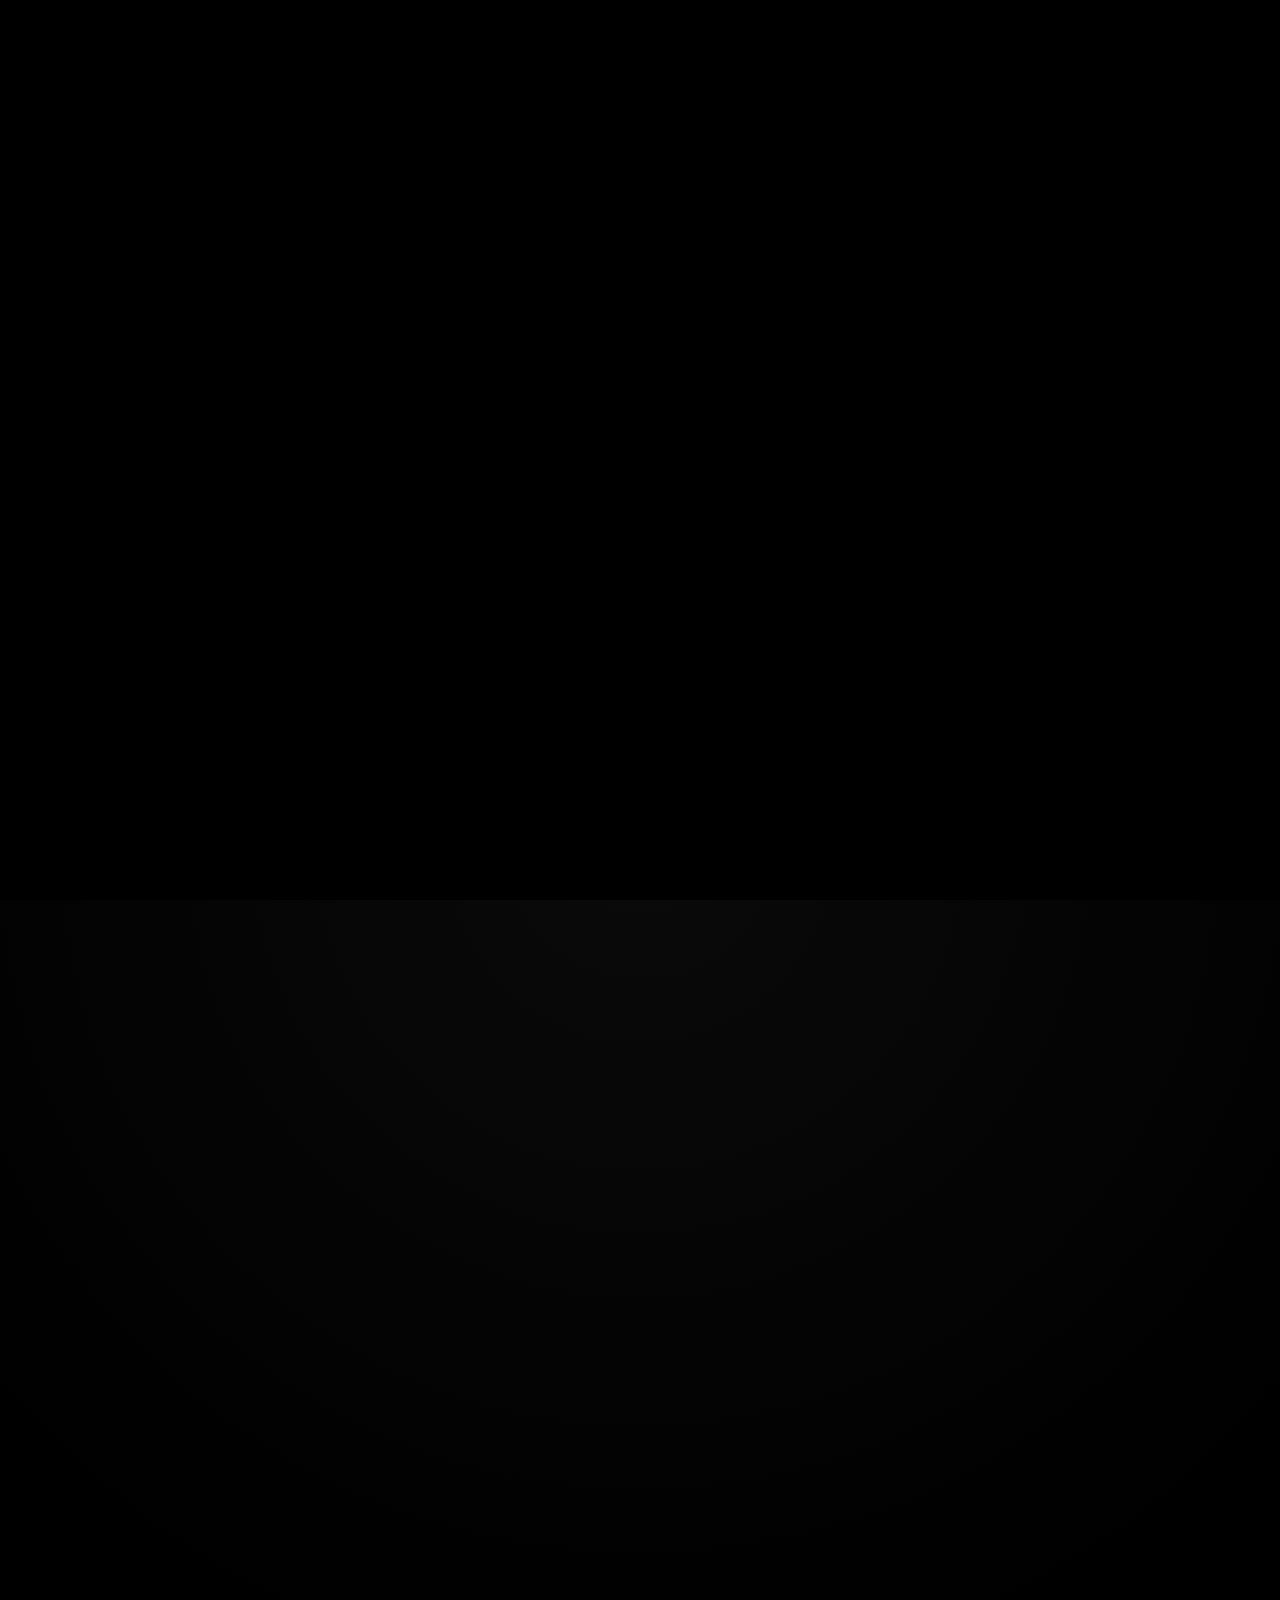
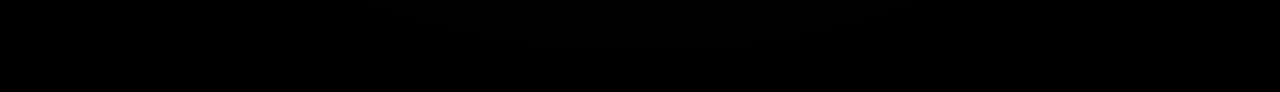
<file: about.html>
<!DOCTYPE html>
<html>

<head>
    <link rel="stylesheet" href="about.css">
    <meta name="viewport" content="width=device-width, initial-scale=1.0">
    <title>About Me - Priyank Jhaveri</title>
</head>

<body>

    <!-- Name animation section -->
    <div class="name-animation">
        <svg width="100%" height="100" viewBox="0 0 1000 150">
            <text x="50%" y="50%" text-anchor="middle">Priyank</text>
        </svg>
    </div>

    <!-- Main content container -->
    <div class="container">
        <div class="about-section">
            <h1>About Me</h1>
            <p>
                Hi, I’m <strong>Priyank Jhaveri</strong>, a passionate software developer and engineer with a strong
                foundation in Computer Science and Mathematics. I enjoy solving complex problems and building impactful
                applications. My journey has been fueled by my love for research, algorithms, and software architecture.
            </p>

            <h2>My Background</h2>
            <p>
                I'm pursuing Engineering from a top-tier institute where I've honed my technical skills. My expertise
                includes Python, JavaScript, and modern frameworks. I’ve worked extensively with backend technologies
                and have a knack for optimizing system performance.
            </p>

            <h2>Professional Links</h2>
            <div class="links">
                <a href="https://github.com/SuperJPcoder" target="_blank">GitHub</a>
                <a href="https://www.linkedin.com/in/priyank-jhaveri7/" target="_blank">LinkedIn</a>
                <a href="https://bit.ly/Priyank_J_Resume" target="_blank">Resume</a>
            </div>

            <h2>My Interests</h2>
            <p>
                I’m deeply interested in AI/ML, system design, and exploring new technologies. When I’m not coding,
                you’ll probably find me exploring philosophical ideas, reading about science, or solving math puzzles.
            </p>
        </div>
    </div>

    <!-- Spacebar navigation text -->
    <div id="spacebar-text" class="hidden">Press SPACEBAR to return to navigation.</div>

    <script src="about.js"></script>
</body>

</html>
</file>
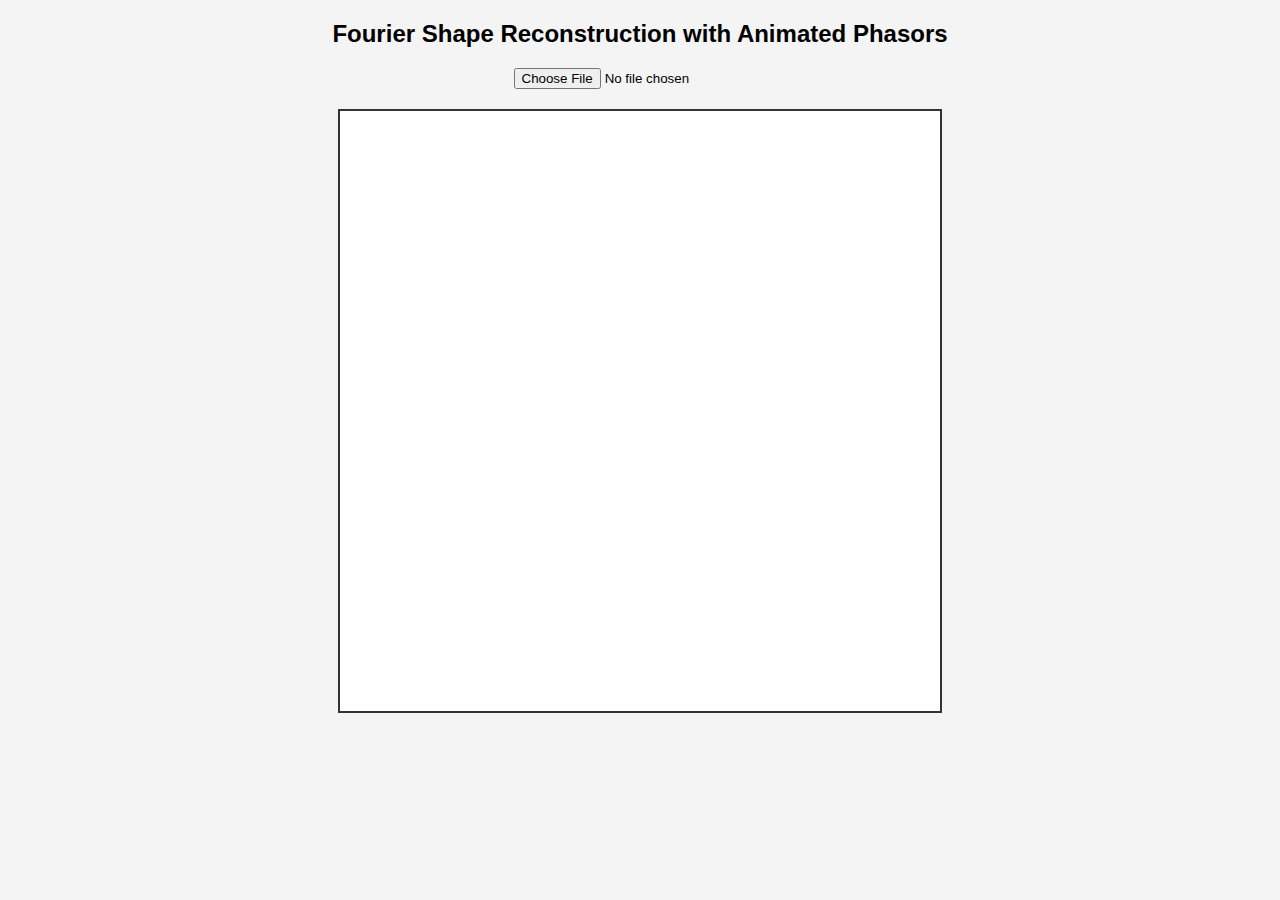
<file: indexx.html>
<!DOCTYPE html>
<html>
<head>
  <meta charset="UTF-8">
  <meta name="viewport" content="width=device-width, initial-scale=1.0">
  <title>Fourier Shape with Animated Phasors</title>
  <style>
    body {
      font-family: Arial, sans-serif;
      margin: 20px;
      background-color: #f4f4f4;
      text-align: center;
    }
    h2 {
      margin-bottom: 10px;
    }
    canvas {
      border: 2px solid #333;
      margin-top: 20px;
      background-color: #fff;
    }
    input[type="file"] {
      margin-top: 10px;
    }
  </style>
</head>
<body>
  <h2>Fourier Shape Reconstruction with Animated Phasors</h2>
  <input type="file" id="fileInput" accept=".txt">
  <br>
  <canvas id="shapeCanvas" width="600" height="600"></canvas>
  <script>
    document.getElementById("fileInput").addEventListener("change", handleFile)
    let xCoeffs = []
    let yCoeffs = []
    let nPoints = 500
    let time = 0
    let dt = (2 * Math.PI) / nPoints
    let path = []
    let scale = 1
    let offsetX = 0
    let offsetY = 0
    let canvas = document.getElementById("shapeCanvas")
    let ctx = canvas.getContext("2d")
    let animationComplete = false
    function handleFile(evt) {
      const file = evt.target.files[0]
      if (!file) { alert("Please select a valid fourier_P.txt file."); return }
      let reader = new FileReader()
      reader.onload = function(e) { processFile(e.target.result) }
      reader.readAsText(file)
    }
    function processFile(content) {
      let lines = content.split("\n").map(l => l.trim()).filter(l => l.length > 0)
      xCoeffs = []
      yCoeffs = []
      for (let i = 2; i < lines.length; i += 4) {
        if (lines[i].includes("X: Magnitude") && lines[i+1].includes("Y: Magnitude")) {
          let partsX = lines[i].split("=")
          let partsY = lines[i+1].split("=")
          let xMag = parseFloat(partsX[1].split(",")[0].trim())
          let xPhase = parseFloat(partsX[2].trim())
          let yMag = parseFloat(partsY[1].split(",")[0].trim())
          let yPhase = parseFloat(partsY[2].trim())
          xCoeffs.push({real: xMag * Math.cos(xPhase), imag: xMag * Math.sin(xPhase)})
          yCoeffs.push({real: yMag * Math.cos(yPhase), imag: yMag * Math.sin(yPhase)})
        }
      }
      let tValues = linspace(0, 2 * Math.PI, nPoints)
      let xVals = []
      let yVals = []
      for (let j = 0; j < tValues.length; j++) {
        let sumX = 0
        let sumY = 0
        for (let i = 0; i < xCoeffs.length; i++) {
          let angle = i * tValues[j]
          sumX += xCoeffs[i].real * Math.cos(angle) - xCoeffs[i].imag * Math.sin(angle)
          sumY += yCoeffs[i].real * Math.cos(angle) - yCoeffs[i].imag * Math.sin(angle)
        }
        xVals.push(sumX)
        yVals.push(sumY)
      }
      let minX = Math.min(...xVals)
      let maxX = Math.max(...xVals)
      let minY = Math.min(...yVals)
      let maxY = Math.max(...yVals)
      let scaleX = canvas.width * 0.8 / (maxX - minX)
      let scaleY = canvas.height * 0.8 / (maxY - minY)
      scale = Math.min(scaleX, scaleY)
      offsetX = canvas.width / 2 - ((minX + maxX) / 2) * scale
      offsetY = canvas.height / 2 + ((minY + maxY) / 2) * scale
      path = []
      time = 0
      animationComplete = false
      animate()
    }
    function linspace(start, end, num) {
      let arr = []
      let step = (end - start) / (num - 1)
      for (let i = 0; i < num; i++) { arr.push(start + i * step) }
      return arr
    }
    function animate() {
      ctx.clearRect(0, 0, canvas.width, canvas.height)
      let currentX = 0
      let currentY = 0
      let baseX = offsetX
      let baseY = offsetY
      if (!animationComplete) {
        for (let i = 0; i < xCoeffs.length; i++) {
          let prevX = currentX
          let prevY = currentY
          let angle = i * time
          let dx = xCoeffs[i].real * Math.cos(angle) - xCoeffs[i].imag * Math.sin(angle)
          let dy = yCoeffs[i].real * Math.cos(angle) - yCoeffs[i].imag * Math.sin(angle)
          currentX += dx
          currentY += dy
          let rX = Math.sqrt(xCoeffs[i].real * xCoeffs[i].real + xCoeffs[i].imag * xCoeffs[i].imag)
          let rY = Math.sqrt(yCoeffs[i].real * yCoeffs[i].real + yCoeffs[i].imag * yCoeffs[i].imag)
          let r = Math.sqrt(rX * rX + rY * rY)
          ctx.beginPath()
          ctx.arc(baseX + prevX * scale, baseY - prevY * scale, r * scale, 0, 2 * Math.PI)
          ctx.strokeStyle = "rgba(153, 153, 153, 0.3)"
          ctx.lineWidth = 1
          ctx.stroke()
          ctx.beginPath()
          ctx.moveTo(baseX + prevX * scale, baseY - prevY * scale)
          ctx.lineTo(baseX + currentX * scale, baseY - currentY * scale)
          ctx.strokeStyle = "#ff5733"
          ctx.lineWidth = 2
          ctx.stroke()
        }
      }
      let drawX = baseX + currentX * scale
      let drawY = baseY - currentY * scale
      path.unshift({x: drawX, y: drawY})
      ctx.beginPath()
      for (let i = 0; i < path.length; i++) {
        if (i === 0) { ctx.moveTo(path[i].x, path[i].y) }
        else { ctx.lineTo(path[i].x, path[i].y) }
      }
      ctx.strokeStyle = "#28a745"
      ctx.lineWidth = 2
      ctx.stroke()
      if (!animationComplete) {
        time += dt
        if (time > 2 * Math.PI) {
          animationComplete = true
          time = 2 * Math.PI
          // ✅ Clear only phasors and circles after completion
          setTimeout(() => {
            ctx.clearRect(0, 0, canvas.width, canvas.height)
            ctx.beginPath()
            for (let i = 0; i < path.length; i++) {
              if (i === 0) { ctx.moveTo(path[i].x, path[i].y) }
              else { ctx.lineTo(path[i].x, path[i].y) }
            }
            ctx.strokeStyle = "#28a745"
            ctx.lineWidth = 2
            ctx.stroke()
          }, 50)
        } else {
          requestAnimationFrame(animate)
        }
      }
    }
  </script>
</body>
</html>
</file>
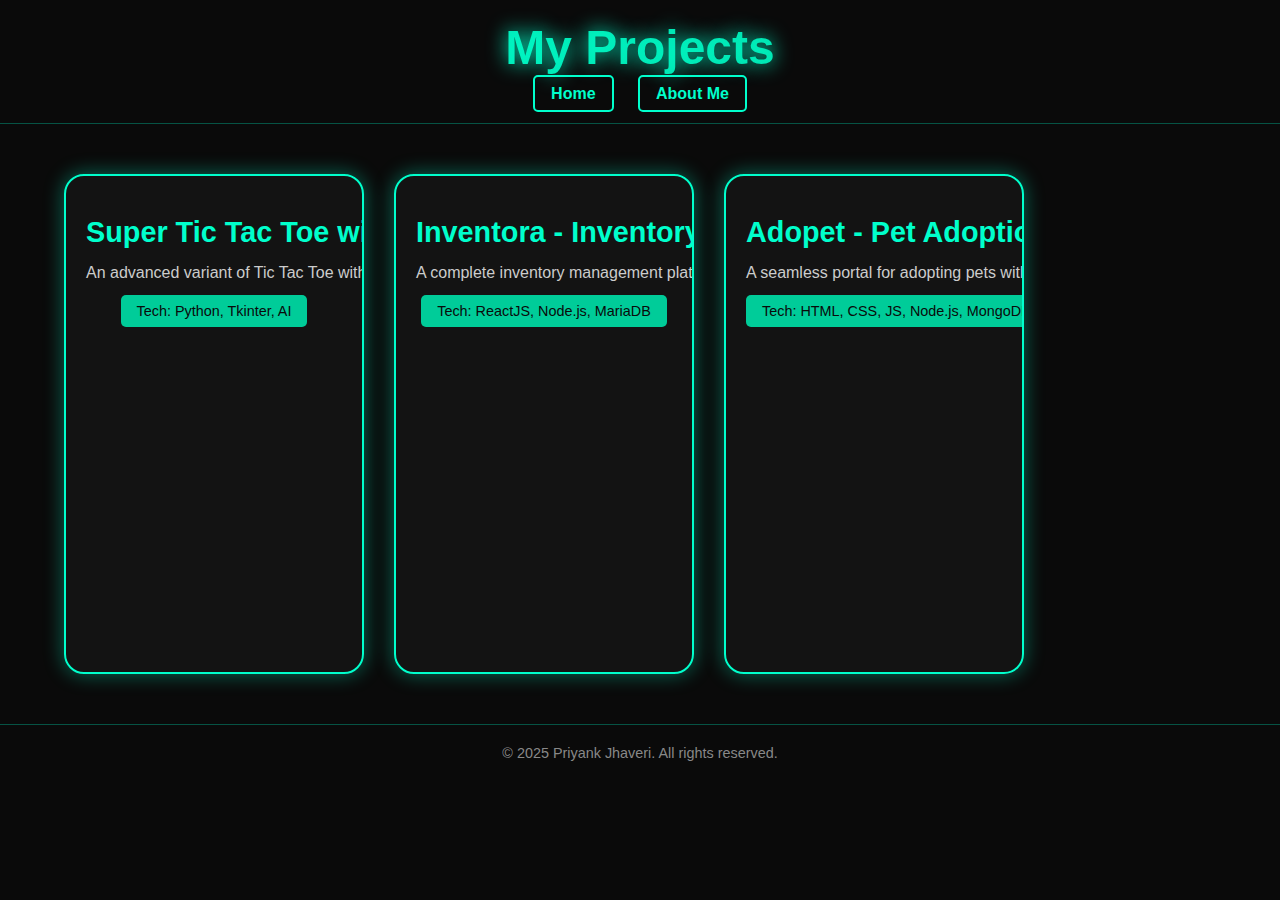
<file: projects.html>
<!DOCTYPE html>
<html lang="en">
<head>
  <meta charset="UTF-8">
  <meta name="viewport" content="width=device-width, initial-scale=1.0">
  <title>Projects - Priyank Jhaveri</title>
  <link rel="stylesheet" href="projects.css">
</head>
<body>
  <header>
    <h1>My Projects</h1>
    <nav>
      <a href="index.html" class="nav-btn">Home</a>
      <a href="about.html" class="nav-btn">About Me</a>
    </nav>
  </header>

  <main>
    <section id="projects-container">
      <div id="projects">
        <div class="project-card" data-url="https://github.com/SuperJPcoder/Ultimate-Tic-Tac-Toe">
          <div class="card-content">
            <h2>Super Tic Tac Toe with AI</h2>
            <p>An advanced variant of Tic Tac Toe with AI-powered decision-making using Minimax and Alpha-Beta Pruning.</p>
            <span class="tech">Tech: Python, Tkinter, AI</span>
          </div>
        </div>

        <div class="project-card" data-url="https://github.com/SuperJPcoder/Inventory-Management-System">
          <div class="card-content">
            <h2>Inventora - Inventory Management System</h2>
            <p>A complete inventory management platform with real-time stock tracking, receipt generation, and data visualization.</p>
            <span class="tech">Tech: ReactJS, Node.js, MariaDB</span>
          </div>
        </div>

        <div class="project-card" data-url="https://github.com/SuperJPcoder/Adopet">
          <div class="card-content">
            <h2>Adopet - Pet Adoption Portal</h2>
            <p>A seamless portal for adopting pets with detailed pet profiles and streamlined adoption processes.</p>
            <span class="tech">Tech: HTML, CSS, JS, Node.js, MongoDB</span>
          </div>
        </div>
      </div>
    </section>
  </main>

  <footer>
    <p>&copy; 2025 Priyank Jhaveri. All rights reserved.</p>
  </footer>

  <script src="projects.js"></script>
</body>
</html>
</file>
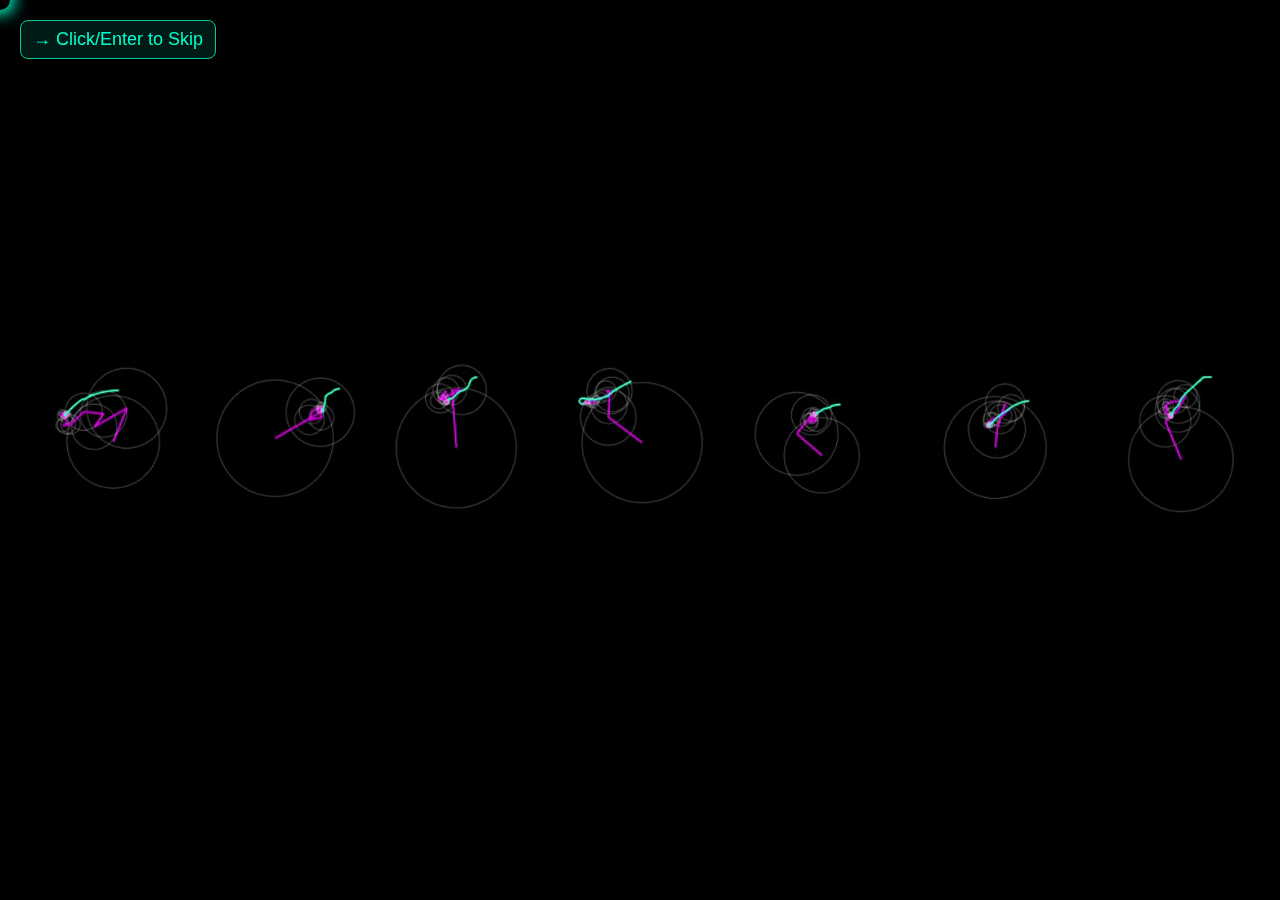
<file: about/about.html>
<!DOCTYPE html>
<html>
<head>
  <link rel="stylesheet" href="about.css">
  <meta name="viewport" content="width=device-width, initial-scale=1.0">
  <title>About Me - Priyank Jhaveri</title>
</head>
<body>
  <div class="custom-cursor"></div>
  <a href="javascript:void(0)" id="skip-button">&#8594; Click/Enter to Skip</a>
  <a href="../landing/landing.html" id="back-button" class="hidden">&#8592; Back</a>
  <div class="video-container">
    <video id="intro-video" autoplay muted playsinline>
      <source src="name-animate.mp4" type="video/mp4">
      Your browser does not support the video tag.
    </video>
  </div>
  <div class="container hidden">
    <div class="about-section">
      <h1>Meet the Legend</h1>
      <p style="font-size: 15px; margin-top: -10px;">#IAmTheMainBranch</p>
      <p>
        I am <strong>Priyank Jhaveri</strong>, a pre-final year student pursuing B. Tech in IT at
        <a href="https://vjti.ac.in" target="_blank">VJTI, Mumbai</a>. I'm passionate about coding, science, math and engineering.
      </p>
      <p>
        I am the student placement coordinator at
        <a href="https://vjti.ac.in/training-and-placement-office/" target="_blank">TPO-VJTI</a> and have served as the Joint
        General Secretary of
        <a href="https://www.instagram.com/coc_vjti" target="_blank">CoC - Community of Coders, VJTI</a>. And for the fun side, I have also been the marketing head at
        <a href="https://www.instagram.com/pratibimbvjti" target="_blank">Pratibimb</a>, VJTI's cultural club.
      </p>
      <p>
        I live the present and enjoy doing the work I take up (questioning my degree lol), making everything much
        easier and fun.
        I love combining things from multiple domains to come up with creative ideas and solutions.
        I think with a high-level view and waaaay out of the box for research, algorithms, and projects.
      </p>
      <p>
        Besides being smart, I'm
        <span id="traits-container">
          <span id="traits">polite</span>
        </span>,
        maintaining a very good rapport with everyone.
      </p>
      <p>
        I’m a leader and a good communicator, confident and speaking up for all. Some actions led me to be called
        <strong>"revolution✊"</strong>
      </p>
      <p>
        Good at time management and planning.
      </p>
      <p>
        I’m into physics, history, and questioning everything—including why I’m into physics and history— & whatever which makes my existence feel a lil less random.
      </p>
      <h2>Things I’m Working to Fix:</h2>
      <ul>
        <li>Adapting super fast to changing environments and learning stuff in a flash</li>
        <li>Thinking less (I’m an overthinker)</li>
      </ul>
    </div>
  </div>
  <script src="about.js"></script>
</body>
</html>
</file>
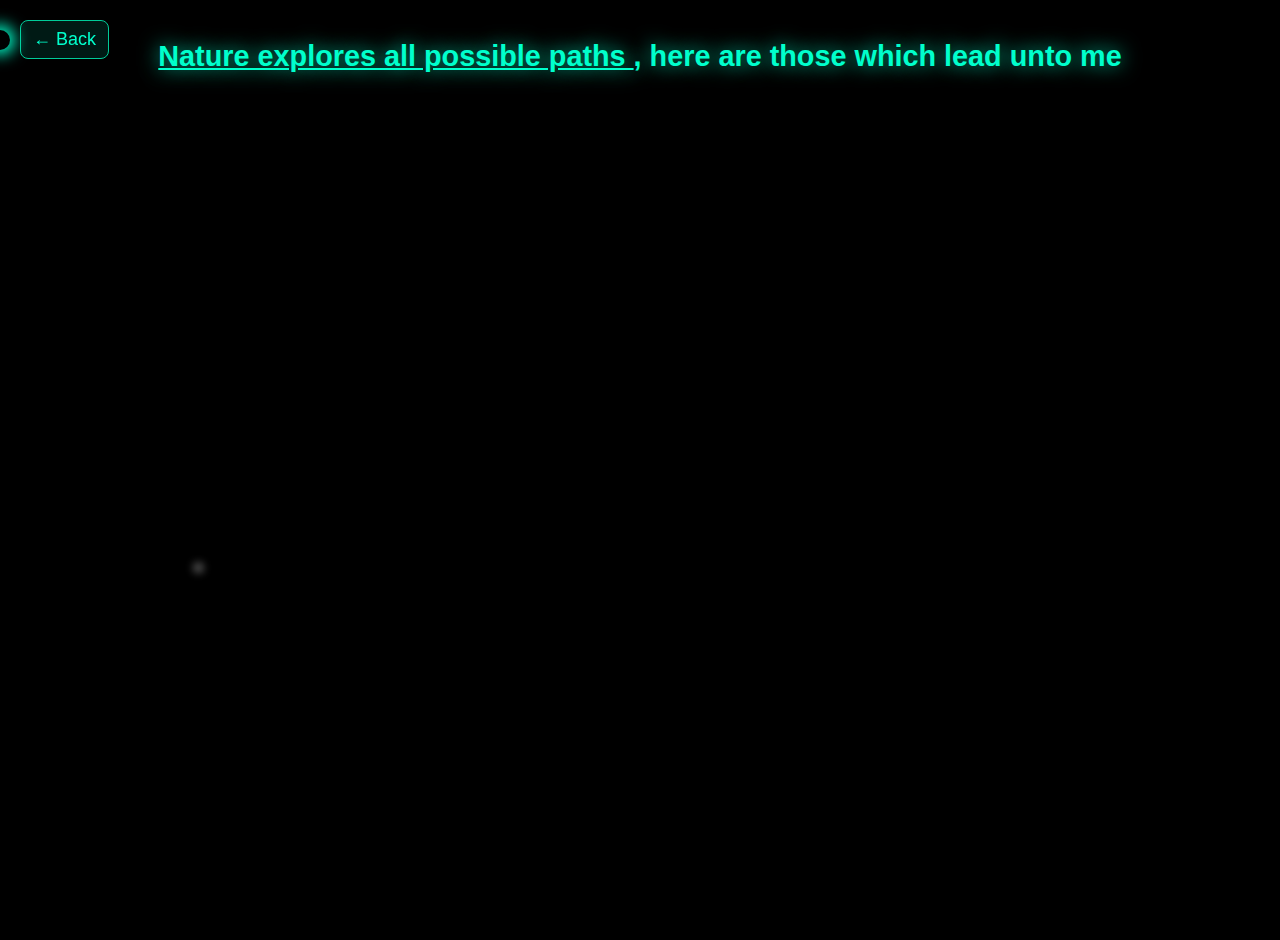
<file: contact me/contact.html>
<!DOCTYPE html>
<html>
  <head>
    <meta charset="UTF-8" />
    <meta name="viewport" content="width=device-width, initial-scale=1.0" />
    <title>Contact Me - Priyank Jhaveri</title>
    <link rel="stylesheet" type="text/css" href="styles.css" />
  </head>
  <body>
    <div class="custom-cursor"></div>
    <a href="../landing/landing.html" id="back-button">&#8592; Back</a>
    <h1>
      <a
        href="https://www.feynmanlectures.caltech.edu/II_19.html"
        target="_blank"
        style="text-decoration: underline; color: inherit"
      >
        Nature explores all possible paths
      </a>
      , here are those which lead unto me
    </h1>
    <div class="hover-box" id="hoverBox"></div>
    <svg id="canvas"></svg>
    <script src="script.js"></script>
  </body>
</html>
</file>
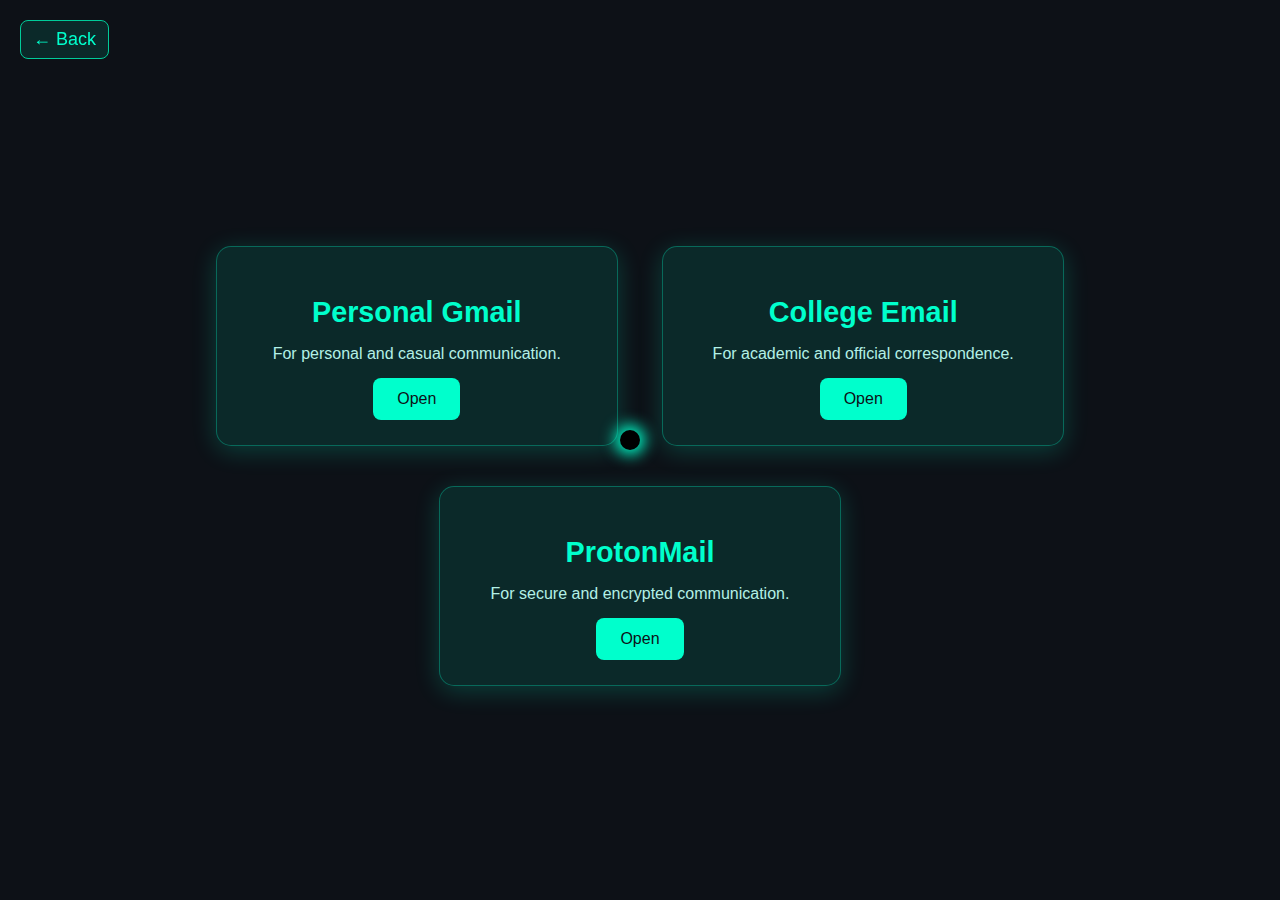
<file: contact me/gmail.html>
<!DOCTYPE html>
<html>
  <head>
    <meta charset="UTF-8" />
    <meta name="viewport" content="width=device-width, initial-scale=1.0" />
    <title>Email Options - Priyank Jhaveri</title>
    <link rel="stylesheet" type="text/css" href="gmail.css" />
  </head>
  <body>
    <div class="custom-cursor"></div>
    <a href="../contact%20me/contact.html" id="back-button">&#8592; Back</a>

    <div class="container">
      <h1></h1>
      <div class="email-box" id="personal">
        <h2>Personal Gmail</h2>
        <p>For personal and casual communication.</p>
        <button onclick="openEmail('mailto:priyanksjhaveri@gmail.com')">Open</button>
      </div>
      <div class="email-box" id="college">
        <h2>College Email</h2>
        <p>For academic and official correspondence.</p>
        <button onclick="openEmail('mailto:psjhaveri_b22@it.vjti.ac.in')">Open</button>
      </div>
      <div class="email-box" id="proton">
        <h2>ProtonMail</h2>
        <p>For secure and encrypted communication.</p>
        <button onclick="openEmail('mailto:dekisugi_genius@proton.me')">Open</button>
      </div>
    </div>
    <script src="gmail.js"></script>
  </body>
</html>
</file>
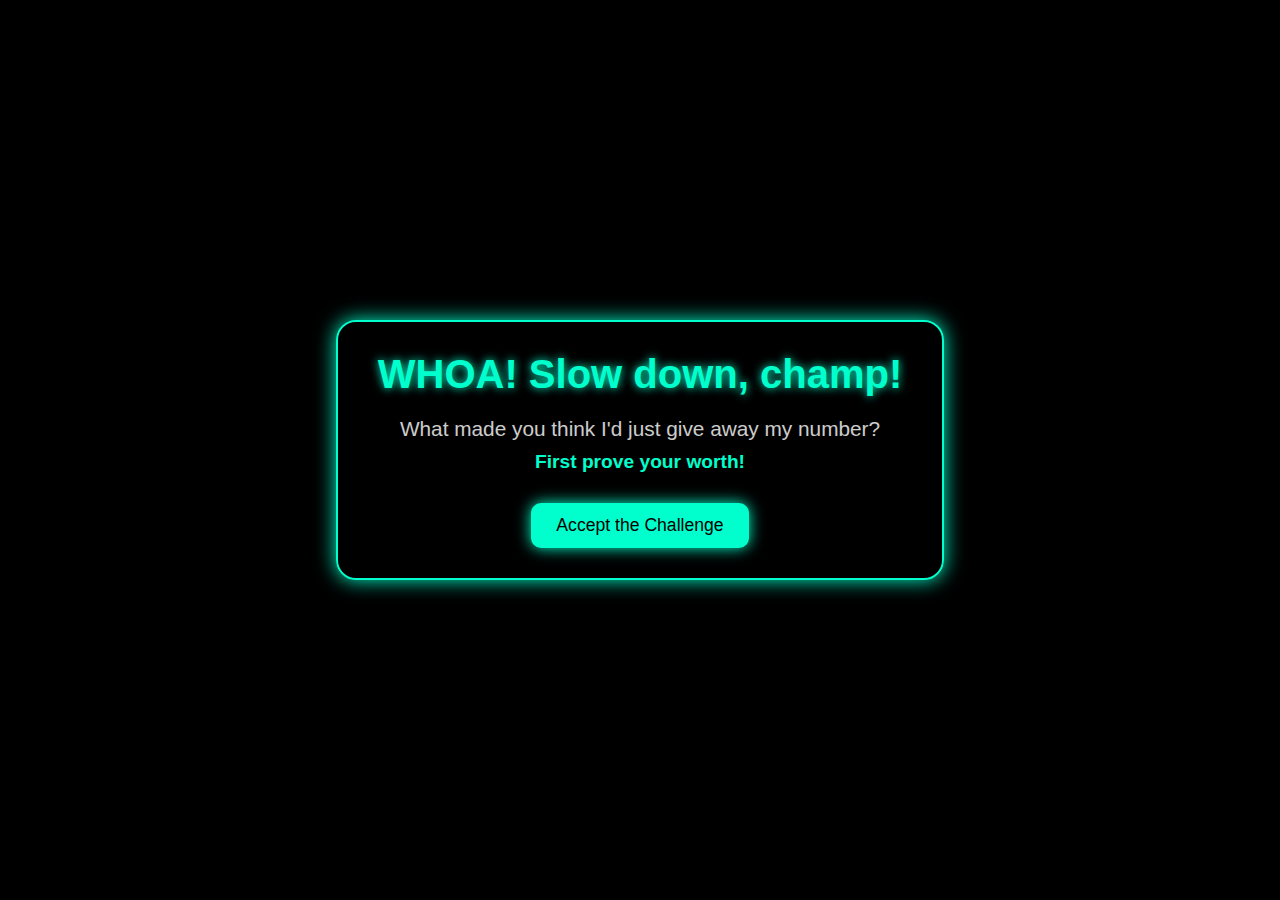
<file: contact me/whatsapp.html>
<!DOCTYPE html>
<html>
<head>
    <link rel="stylesheet" type="text/css" href="whatsapp.css">
    <meta name="viewport" content="width=device-width, initial-scale=1.0">
</head>
<body>
    <div class="custom-cursor"></div>
    <div class="container">
        <h1 class="title">WHOA! Slow down, champ!</h1>
        <p class="tease">What made you think I'd just give away my number?</p>
        <p class="challenge">First prove your worth!</p>
        <button class="prove-btn" onclick="redirectToContact()">Accept the Challenge</button>
    </div>
    <script src="whatsapp.js"></script>
</body>
</html>
</file>
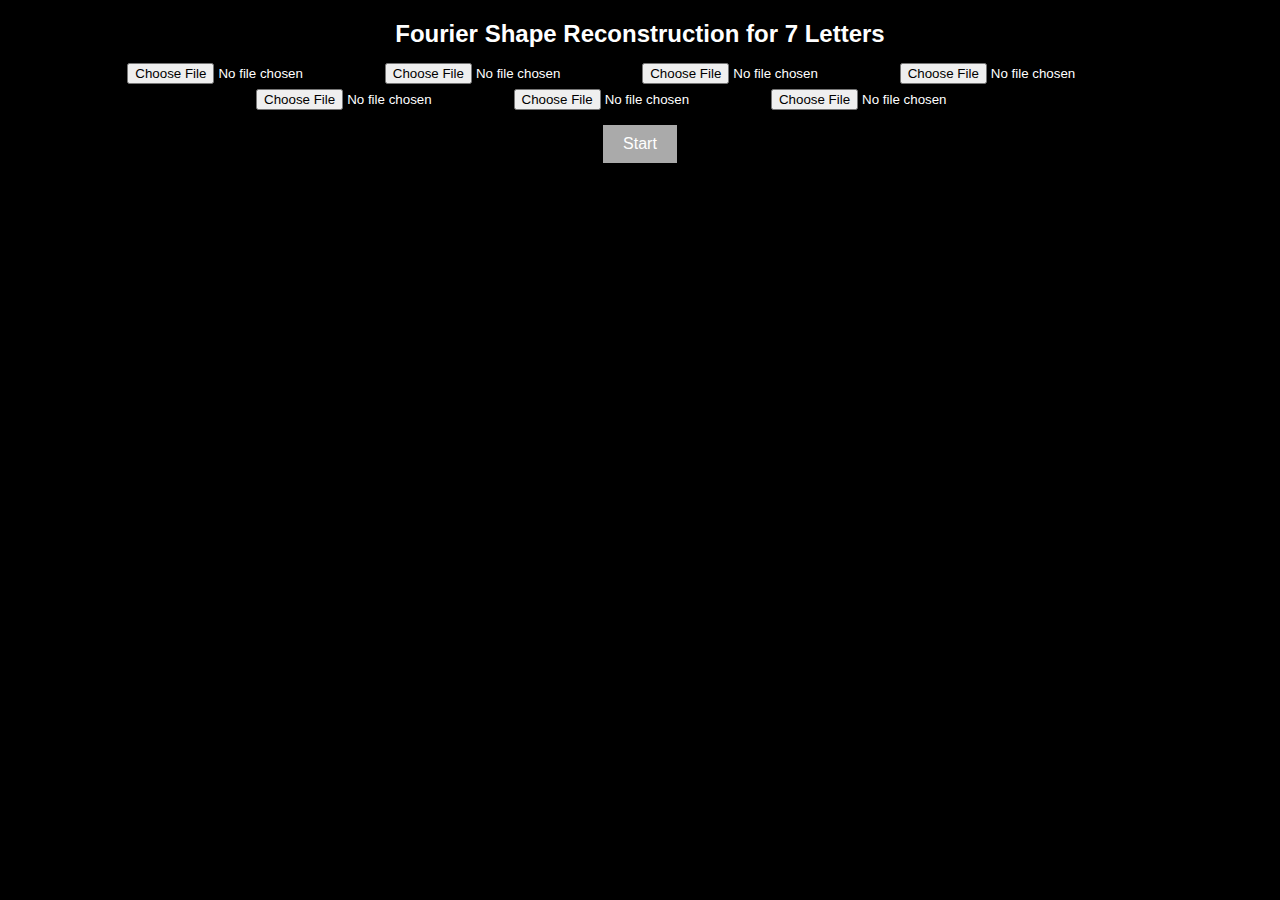
<file: FourierAnimName/name-animate-code.html>
<!DOCTYPE html>
<html>
<head>
  <meta charset="UTF-8">
  <meta name="viewport" content="width=device-width, initial-scale=1.0">
  <title>Multiple Fourier Shape Animation</title>
  <style>
    body {
      font-family: Arial, sans-serif;
      margin: 0;
      background-color: #000;
      text-align: center;
      color: #fff;
    }
    h2 {
      margin-top: 20px;
      margin-bottom: 10px;
    }
    .canvas-container {
      display: flex;
      justify-content: center;
      margin-top: 20px;
      padding: 0;
    }
    canvas {
      background-color: #000;
      margin: 0;
    }
    .file-inputs {
      margin-top: 10px;
    }
    button {
      margin-top: 15px;
      padding: 10px 20px;
      background-color: #28a745;
      color: #fff;
      border: none;
      cursor: pointer;
      font-size: 16px;
    }
    button:disabled {
      background-color: #aaa;
      cursor: not-allowed;
    }
    input[type="file"] {
      margin-top: 5px;
      color: #fff;
    }
  </style>
</head>
<body>
  <h2>Fourier Shape Reconstruction for 7 Letters</h2>
  <div class="file-inputs">
    <input type="file" id="fileInput0" accept=".txt">
    <input type="file" id="fileInput1" accept=".txt">
    <input type="file" id="fileInput2" accept=".txt">
    <input type="file" id="fileInput3" accept=".txt">
    <input type="file" id="fileInput4" accept=".txt">
    <input type="file" id="fileInput5" accept=".txt">
    <input type="file" id="fileInput6" accept=".txt">
  </div>
  <button id="startButton" disabled>Start</button>
  <div class="canvas-container">
    <canvas id="shapeCanvas0" width="200" height="200"></canvas>
    <canvas id="shapeCanvas1" width="200" height="200"></canvas>
    <canvas id="shapeCanvas2" width="200" height="200"></canvas>
    <canvas id="shapeCanvas3" width="200" height="200"></canvas>
    <canvas id="shapeCanvas4" width="200" height="200"></canvas>
    <canvas id="shapeCanvas5" width="200" height="200"></canvas>
    <canvas id="shapeCanvas6" width="200" height="200"></canvas>
  </div>
  <script>
    let xCoeffsList = []
    let yCoeffsList = []
    let pathList = []
    let animationCompleteList = []
    let timeList = []
    let nPoints = 500
    let dt = (2 * Math.PI) / nPoints
    let scaleList = []
    let offsetXList = []
    let offsetYList = []
    let canvases = []
    let ctxList = []
    let uploadedFiles = Array(7).fill(false)

    for (let i = 0; i < 7; i++) {
      document.getElementById(`fileInput${i}`).addEventListener("change", function(evt) {
        handleFile(evt, i)
      })
      canvases[i] = document.getElementById(`shapeCanvas${i}`)
      ctxList[i] = canvases[i].getContext("2d")
      xCoeffsList[i] = []
      yCoeffsList[i] = []
      pathList[i] = []
      animationCompleteList[i] = false
      timeList[i] = 0
      scaleList[i] = 1
      offsetXList[i] = 0
      offsetYList[i] = 0
    }

    document.getElementById("startButton").addEventListener("click", function() {
      if (uploadedFiles.every(v => v)) {
        startAnimation()
      }
    })

    function handleFile(evt, index) {
      const file = evt.target.files[0]
      if (!file) {
        alert(`Please select a valid fourier_P.txt file for letter ${index + 1}`)
        return
      }
      let reader = new FileReader()
      reader.onload = function(e) {
        processFile(e.target.result, index)
      }
      reader.readAsText(file)
    }

    function processFile(content, index) {
      let lines = content.split("\n").map(l => l.trim()).filter(l => l.length > 0)
      xCoeffsList[index] = []
      yCoeffsList[index] = []
      for (let i = 2; i < lines.length; i += 4) {
        if (lines[i].includes("X: Magnitude") && lines[i + 1].includes("Y: Magnitude")) {
          let partsX = lines[i].split("=")
          let partsY = lines[i + 1].split("=")
          let xMag = parseFloat(partsX[1].split(",")[0].trim())
          let xPhase = parseFloat(partsX[2].trim())
          let yMag = parseFloat(partsY[1].split(",")[0].trim())
          let yPhase = parseFloat(partsY[2].trim())
          xCoeffsList[index].push({ real: xMag * Math.cos(xPhase), imag: xMag * Math.sin(xPhase) })
          yCoeffsList[index].push({ real: yMag * Math.cos(yPhase), imag: yMag * Math.sin(yPhase) })
        }
      }
      let tValues = linspace(0, 2 * Math.PI, nPoints)
      let xVals = []
      let yVals = []
      for (let j = 0; j < tValues.length; j++) {
        let sumX = 0
        let sumY = 0
        for (let i = 0; i < xCoeffsList[index].length; i++) {
          let angle = i * tValues[j]
          sumX += xCoeffsList[index][i].real * Math.cos(angle) - xCoeffsList[index][i].imag * Math.sin(angle)
          sumY += yCoeffsList[index][i].real * Math.cos(angle) - yCoeffsList[index][i].imag * Math.sin(angle)
        }
        xVals.push(sumX)
        yVals.push(sumY)
      }
      let minX = Math.min(...xVals)
      let maxX = Math.max(...xVals)
      let minY = Math.min(...yVals)
      let maxY = Math.max(...yVals)
      let scaleX = canvases[index].width * 0.8 / (maxX - minX)
      let scaleY = canvases[index].height * 0.8 / (maxY - minY)
      scaleList[index] = Math.min(scaleX, scaleY)
      offsetXList[index] = canvases[index].width / 2 - ((minX + maxX) / 2) * scaleList[index]
      offsetYList[index] = canvases[index].height / 2 + ((minY + maxY) / 2) * scaleList[index]
      pathList[index] = []
      timeList[index] = 0
      animationCompleteList[index] = false
      uploadedFiles[index] = true
      checkAllFilesUploaded()
    }

    function checkAllFilesUploaded() {
      if (uploadedFiles.every(v => v)) {
        document.getElementById("startButton").disabled = false
      }
    }

    function linspace(start, end, num) {
      let arr = []
      let step = (end - start) / (num - 1)
      for (let i = 0; i < num; i++) {
        arr.push(start + i * step)
      }
      return arr
    }

    function startAnimation() {
      for (let i = 0; i < 7; i++) {
        animate(i)
      }
    }

    function animate(index) {
      if (animationCompleteList[index]) {
        clearPhasorsAndDrawPath(index)
        return
      }
      ctxList[index].clearRect(0, 0, canvases[index].width, canvases[index].height)
      let currentX = 0
      let currentY = 0
      let baseX = offsetXList[index]
      let baseY = offsetYList[index]
      for (let i = 0; i < xCoeffsList[index].length; i++) {
        let prevX = currentX
        let prevY = currentY
        let angle = i * timeList[index]
        let dx = xCoeffsList[index][i].real * Math.cos(angle) - xCoeffsList[index][i].imag * Math.sin(angle)
        let dy = yCoeffsList[index][i].real * Math.cos(angle) - yCoeffsList[index][i].imag * Math.sin(angle)
        currentX += dx
        currentY += dy
        let rX = Math.sqrt(xCoeffsList[index][i].real * xCoeffsList[index][i].real + xCoeffsList[index][i].imag * xCoeffsList[index][i].imag)
        let rY = Math.sqrt(yCoeffsList[index][i].real * yCoeffsList[index][i].real + yCoeffsList[index][i].imag * yCoeffsList[index][i].imag)
        let r = Math.sqrt(rX * rX + rY * rY)
        ctxList[index].beginPath()
        ctxList[index].arc(baseX + prevX * scaleList[index], baseY - prevY * scaleList[index], r * scaleList[index], 0, 2 * Math.PI)
        ctxList[index].strokeStyle = "rgba(255, 255, 255, 0.3)"
        ctxList[index].lineWidth = 1
        ctxList[index].stroke()
        ctxList[index].beginPath()
        ctxList[index].moveTo(baseX + prevX * scaleList[index], baseY - prevY * scaleList[index])
        ctxList[index].lineTo(baseX + currentX * scaleList[index], baseY - currentY * scaleList[index])
        ctxList[index].strokeStyle = "#ff00ff"
        ctxList[index].lineWidth = 2
        ctxList[index].stroke()
      }
      let drawX = baseX + currentX * scaleList[index]
      let drawY = baseY - currentY * scaleList[index]
      pathList[index].unshift({ x: drawX, y: drawY })
      ctxList[index].beginPath()
      for (let i = 0; i < pathList[index].length; i++) {
        if (i === 0) {
          ctxList[index].moveTo(pathList[index][i].x, pathList[index][i].y)
        } else {
          ctxList[index].lineTo(pathList[index][i].x, pathList[index][i].y)
        }
      }
      ctxList[index].strokeStyle = "#00ffcc"
      ctxList[index].lineWidth = 2
      ctxList[index].stroke()
      timeList[index] += dt
      if (timeList[index] > 2 * Math.PI) {
        animationCompleteList[index] = true
        setTimeout(() => {
          clearPhasorsAndDrawPath(index)
        }, 50)
      } else {
        requestAnimationFrame(function() {
          animate(index)
        })
      }
    }

    function clearPhasorsAndDrawPath(index) {
      ctxList[index].clearRect(0, 0, canvases[index].width, canvases[index].height)
      ctxList[index].beginPath()
      for (let i = 0; i < pathList[index].length; i++) {
        if (i === 0) {
          ctxList[index].moveTo(pathList[index][i].x, pathList[index][i].y)
        } else {
          ctxList[index].lineTo(pathList[index][i].x, pathList[index][i].y)
        }
      }
      ctxList[index].strokeStyle = "#00ffcc"
      ctxList[index].lineWidth = 2
      ctxList[index].stroke()
    }
  </script>
</body>
</html>
</file>
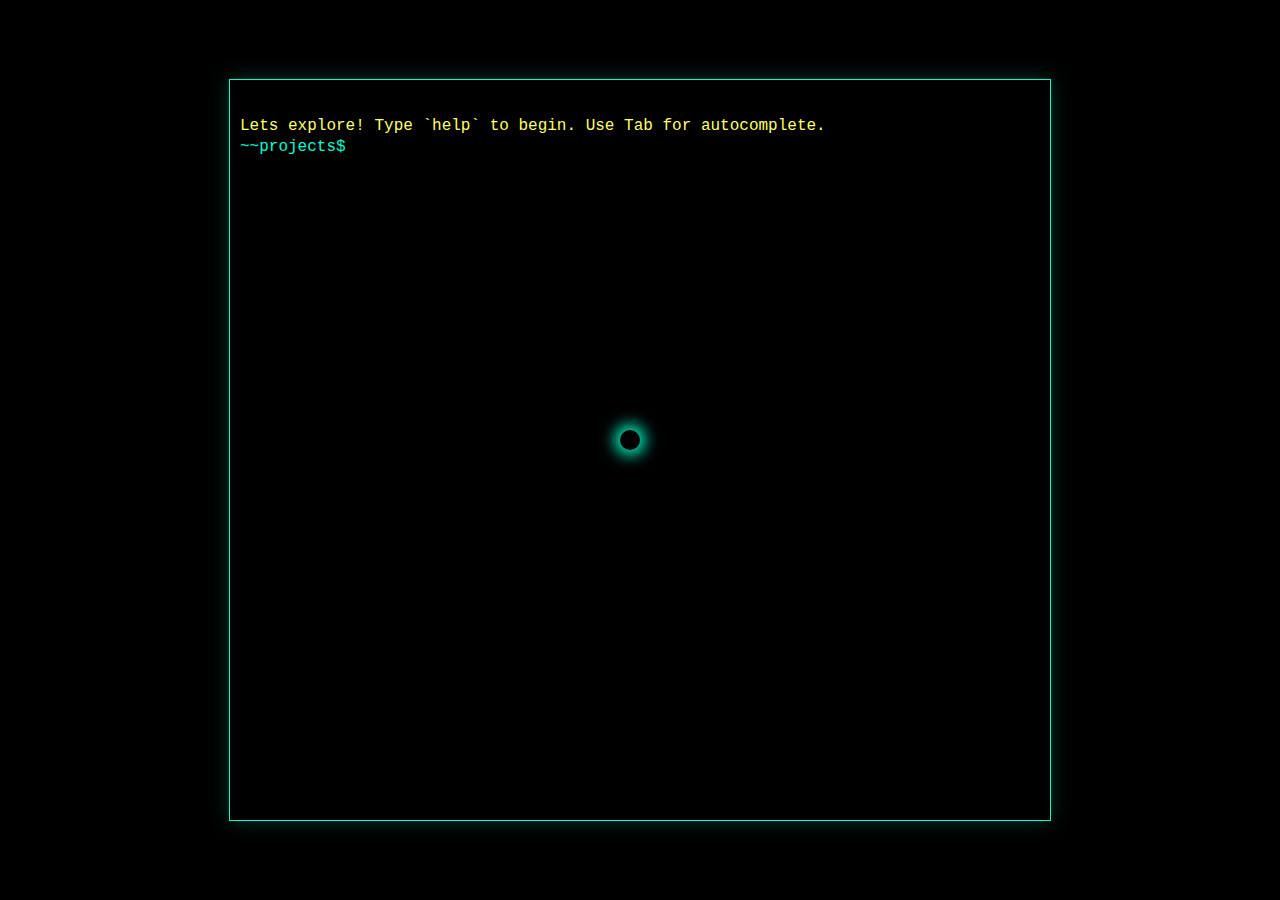
<file: projects/projects.html>
<!DOCTYPE html>
<html lang="en">
<head>
    <meta charset="UTF-8">
    <meta name="viewport" content="width=device-width, initial-scale=1.0">
    <title>Projects - Priyank</title>
    <link rel="stylesheet" href="projects.css">
</head>
<body>
    <div class="custom-cursor"></div>
    <div class="terminal" id="terminal">
        <div id="output"></div>
        <div class="input-line">
            <span id="prompt">~projects$</span>
            <input type="text" id="input" autofocus>
        </div>
    </div>
    <script src="projects.js"></script>
</body>
</html>
</file>
<file: projects.css>
/* Global styles */
* {
  margin: 0;
  padding: 0;
  box-sizing: border-box;
}

body {
  background: #0a0a0a;
  color: #00ffcc;
  font-family: 'Poppins', sans-serif;
  overflow-x: hidden;
}

/* Header styles */
header {
  padding: 20px;
  text-align: center;
  border-bottom: 1px solid rgba(0, 255, 204, 0.3);
}

header h1 {
  font-size: 3rem;
  background: linear-gradient(90deg, #00ffcc, #00cc99);
  -webkit-background-clip: text;
  -webkit-text-fill-color: transparent;
  text-shadow: 0 0 20px #00ffcc;
}

nav {
  margin-top: 10px;
}

.nav-btn {
  margin: 0 10px;
  text-decoration: none;
  color: #00ffcc;
  font-weight: bold;
  padding: 8px 16px;
  border-radius: 5px;
  border: 2px solid #00ffcc;
  transition: all 0.3s ease;
}

.nav-btn:hover {
  background: #00ffcc;
  color: #0a0a0a;
}

/* Horizontal scroll container */
#projects-container {
  width: 100vw;
  overflow-x: auto;
  white-space: nowrap;
  scroll-behavior: smooth;
  padding: 50px 0;
}

/* Projects wrapper with horizontal scroll */
#projects {
  display: flex;
  gap: 30px;
  padding: 0 5%;
}

/* Project card styles */
.project-card {
  width: 300px;
  height: 500px;
  background: rgba(20, 20, 20, 0.9);
  border: 2px solid #00ffcc;
  border-radius: 20px;
  box-shadow: 0 0 20px rgba(0, 255, 204, 0.4);
  position: relative;
  overflow: hidden;
  cursor: pointer;
  transition: transform 0.4s ease, box-shadow 0.4s ease;
}

/* Hover effect */
.project-card:hover {
  transform: translateY(-5px) scale(1.03);
  box-shadow: 0 0 30px rgba(0, 255, 204, 0.8);
}

/* Card content */
.card-content {
  padding: 40px 20px;
  text-align: center;
}

.project-card h2 {
  font-size: 1.8rem;
  margin-bottom: 15px;
  color: #00ffcc;
}

.project-card p {
  font-size: 1rem;
  margin-bottom: 20px;
  color: #ccc;
}

.tech {
  font-size: 0.9rem;
  background: #00cc99;
  padding: 8px 16px;
  border-radius: 5px;
  color: #0a0a0a;
}

/* Reflection effect */
.project-card::after {
  content: '';
  position: absolute;
  top: 100%;
  left: 0;
  width: 100%;
  height: 100%;
  background: inherit;
  transform: scaleY(-1);
  filter: blur(12px);
  opacity: 0.25;
  border-radius: 20px;
  mask-image: linear-gradient(to bottom, rgba(0, 0, 0, 0.5), transparent);
}

/* Footer styles */
footer {
  text-align: center;
  padding: 20px;
  color: #888;
  font-size: 0.9rem;
  border-top: 1px solid rgba(0, 255, 204, 0.3);
}

/* Custom scrollbar */
#projects-container::-webkit-scrollbar {
  height: 10px;
}

#projects-container::-webkit-scrollbar-thumb {
  background: #00ffcc;
  border-radius: 10px;
}

#projects-container::-webkit-scrollbar-track {
  background: #333;
}

/* Responsive Design */
@media (max-width: 768px) {
  #projects {
    padding: 0 2%;
  }

  .project-card {
    width: 250px;
    height: 400px;
  }

  .project-card h2 {
    font-size: 1.4rem;
  }

  .project-card p {
    font-size: 0.9rem;
  }
}
</file>
<file: about/about.css>
*{cursor: none;}
.custom-cursor {
  width: 20px;
  height: 20px;
  position: fixed;
  border-radius: 50%;
  background-color: black;
  box-shadow: 0 0 15px 5px #00FFCC;
  pointer-events: none;
  transform: translate(-50%, -50%);
  z-index: 9999;
  transition: transform 0.05s linear;
}
body {
  margin: 0;
  padding: 0;
  background: radial-gradient(circle, #0a0a0a, #000000 80%);
  color: #00ffcc;
  font-family: 'Poppins', sans-serif;
  height: auto;
  width: 100%;
  overflow-y: auto;
  overflow-x: hidden;
}
.video-container {
  width: 100vw;
  height: 100vh;
  overflow: hidden;
  background: #000;
  display: flex;
  align-items: center;
  justify-content: center;
}
video {
  width: 100vw;
  height: auto;
  max-height: 100vh;
  object-fit: contain;
}
@media (max-width: 768px) {
  .custom-cursor {
    display: none;
  }
}

.container {
  opacity: 0;
  transform: scale(0.95);
  transition: opacity 1s ease-in-out, transform 1s ease-in-out;
  display: block;
  max-width: 900px;
  margin: 20px auto;
  padding: 20px;
  background: rgba(10, 10, 10, 0.8);
  border-radius: 15px;
  box-shadow: 0 0 20px rgba(0, 255, 204, 0.2);
}
.container.show {
  opacity: 1;
  transform: scale(1);
}
.hidden {
  display: none;
}
h1 {
  font-size: 54px;
  margin-top: 20px;
  margin-bottom: 20px;
  background: linear-gradient(90deg, #00ffcc, #00cc99);
  -webkit-background-clip: text;
  -webkit-text-fill-color: transparent;
  letter-spacing: 1.5px;
  text-shadow: 0 0 10px #00ffcc;
  text-align: left;
}
h2 {
  font-size: 32px;
  margin-top: 40px;
  margin-bottom: 15px;
  color: #00cc99;
  text-shadow: 0 0 12px #00ffcc;
  text-align: left;
}
p {
  font-size: 18px;
  line-height: 2;
  color: #d1f4f2;
  max-width: 100%;
  margin: 0 0 25px 0;
  text-align: left;
}
a {
  text-decoration: none;
  padding: 5px 10px;
  border: 1px solid #00cc99;
  border-radius: 10px;
  background-color: rgba(0, 255, 204, 0.1);
  color: #00ffcc;
  transition: all 0.3s ease-in-out;
}
a:hover {
  background-color: #00cc99;
  color: #0a0a0a;
  transform: scale(1.05);
}
.about-section ul {
  list-style: none;
  padding: 0;
  max-width: 100%;
  margin: 0 0 20px 0;
  text-align: left;
}
.about-section ul li {
  font-size: 18px;
  line-height: 1.8;
  color: #d1f4f2;
  margin-bottom: 8px;
}
#traits-container {
  display: inline-block;
  padding: 3px 10px;
  border: 1px solid #00cc99;
  border-radius: 8px;
  background-color: rgba(0, 255, 204, 0.1);
  color: #00ffcc;
  font-weight: bold;
  width: 100px;
  height: 28px;
  line-height: 28px;
  text-align: center;
  transition: transform 0.6s ease-in-out;
  vertical-align: middle;
  perspective: 500px;
  transform-style: preserve-3d;
}
#traits {
  font-weight: bold;
  color: #00ffcc;
}
.flip {
  transform: rotateY(180deg);
}
#back-button, #skip-button {
  position: fixed;
  top: 20px;
  left: 20px;
  font-size: 18px;
  color: #00ffcc;
  text-decoration: none;
  padding: 8px 12px;
  border: 1px solid #00cc99;
  border-radius: 8px;
  background-color: rgba(0, 255, 204, 0.1);
  transition: all 0.3s ease-in-out;
  z-index: 1000;
}
#back-button:hover, #skip-button:hover {
  background-color: #00cc99;
  color: #0a0a0a;
  transform: scale(1.05);
}
</file>
<file: contact me/styles.css>
* {
  margin: 0;
  padding: 0;
  box-sizing: border-box;
  cursor: none;
}

.custom-cursor {
  width: 20px;
  height: 20px;
  position: fixed;
  border-radius: 50%;
  background-color: black;
  box-shadow: 0 0 15px 5px #00FFCC;
  pointer-events: none;
  transform: translate(-50%, -50%);
  z-index: 9999;
  transition: transform 0.05s linear;
}

body {
  background-color: #000000;
  overflow: hidden;
  font-family: "Poppins", sans-serif;
  height: 100vh;
  width: 100vw;
  padding-top: 40px; /* Add space to push header and content down */
}

h1 {
  position: absolute;
  top: 40px;
  width: 100%;
  text-align: center;
  color: #00ffcc;
  font-size: 1.8rem;
  z-index: 10;
  text-shadow: 0 0 20px rgba(0, 255, 204, 0.8);
}

svg {
  position: absolute;
  top: 40px;
  left: 0;
  width: 100vw;
  height: 100vh;
}

.hover-box {
  position: absolute;
  background: rgba(255, 255, 255, 0.1);
  backdrop-filter: blur(10px);
  padding: 10px;
  border-radius: 10px;
  display: none;
  z-index: 20;
  box-shadow: 0 4px 30px rgba(255, 255, 255, 0.3);
  border: 1px solid rgba(255, 255, 255, 0.3);
  white-space: nowrap;
  animation: fadeIn 0.3s ease-in-out;
}

.hover-box a {
  margin: 0 5px;
  text-decoration: none;
  color: #fff;
  font-weight: bold;
  font-size: 0.9rem;
  text-shadow: 0 0 8px #fff;
}

@keyframes fadeIn {
  0% {
      opacity: 0;
      transform: translateY(10px);
  }
  100% {
      opacity: 1;
      transform: translateY(0);
  }
}

#back-button {
  position: fixed;
  top: 20px;
  left: 20px;
  font-size: 18px;
  color: #00ffcc;
  text-decoration: none;
  padding: 8px 12px;
  border: 1px solid #00cc99;
  border-radius: 8px;
  background-color: rgba(0, 255, 204, 0.1);
  transition: all 0.3s ease-in-out;
  z-index: 1000;
}

#back-button:hover {
  background-color: #00cc99;
  color: #0a0a0a;
  transform: scale(1.05);
}

/* Push content down only on smaller screens */
@media (max-width: 768px) {
  body {
      padding-top: 60px; /* Increase padding on mobile */
  }

  h1 {
      top: 60px;
  }

  svg {
      top: 60px;
  }
}
</file>
<file: contact me/gmail.css>
*{cursor: none;}

.custom-cursor {
  width: 20px;
  height: 20px;
  position: fixed;
  border-radius: 50%;
  background-color: black;
  box-shadow: 0 0 15px 5px #00FFCC;
  pointer-events: none;
  transform: translate(-50%, -50%);
  z-index: 9999;
  transition: transform 0.05s linear;
}
body {
    margin: 0;
    padding: 0;
    background: #0d1117;
    font-family: "Poppins", sans-serif;
    display: flex;
    justify-content: center;
    align-items: center;
    height: 100vh;
  }
  
  .container {
    text-align: center;
    color: #00ffcc;
  }
  
  h1 {
    margin-bottom: 30px;
    font-size: 3rem;
    text-shadow: 0 0 20px rgba(0, 255, 204, 0.9);
  }
  
  .email-box {
    background: rgba(0, 255, 204, 0.1);
    border: 1px solid rgba(0, 255, 204, 0.3);
    border-radius: 15px;
    padding: 25px;
    margin: 20px;
    width: 350px;
    display: inline-block;
    text-align: center;
    box-shadow: 0 5px 25px rgba(0, 255, 204, 0.2);
    transition: transform 0.3s ease-in-out, box-shadow 0.3s ease-in-out;
  }
  
  .email-box:hover {
    transform: translateY(-10px) scale(1.05);
    box-shadow: 0 15px 45px rgba(0, 255, 204, 0.7);
  }
  
  h2 {
    margin-bottom: 10px;
    font-size: 1.8rem;
    color: #00ffcc;
  }
  
  p {
    margin-bottom: 15px;
    color: #b3f0e6;
    font-size: 1rem;
  }
  
  button {
    padding: 12px 24px;
    border: none;
    border-radius: 8px;
    background: #00ffcc;
    color: #0d1117;
    font-size: 1rem;
    cursor: pointer;
    transition: background 0.3s, transform 0.2s;
  }
  
  button:hover {
    background: #00e6b8;
    transform: scale(1.1);
  }
  #back-button {
    position: fixed;
    top: 20px;
    left: 20px;
    font-size: 18px;
    color: #00ffcc;
    text-decoration: none;
    padding: 8px 12px;
    border: 1px solid #00cc99;
    border-radius: 8px;
    background-color: rgba(0, 255, 204, 0.1);
    transition: all 0.3s ease-in-out;
    z-index: 1000;
  }
  #back-button:hover {
    background-color: #00cc99;
    color: #0a0a0a;
    transform: scale(1.05);
  }

  @media (max-width: 768px) {
    .container {
      margin-top: 50px;
    }
  }
</file>
<file: contact me/whatsapp.css>
* {
    margin: 0;
    padding: 0;
    box-sizing: border-box;
    cursor: none;
}

.custom-cursor {
    width: 20px;
    height: 20px;
    position: fixed;
    border-radius: 50%;
    background-color: black;
    box-shadow: 0 0 15px 5px #00FFCC;
    pointer-events: none;
    transform: translate(-50%, -50%);
    z-index: 9999;
    transition: transform 0.05s linear;
    opacity: 0; /* Initially hidden */
  }
body {
    background-color: #000;
    font-family: 'Arial', sans-serif;
    display: flex;
    justify-content: center;
    align-items: center;
    height: 100vh;
    overflow: hidden;
}

.container {
    text-align: center;
    background: rgba(0, 0, 0, 0.9);
    border: 2px solid #00ffcc;
    padding: 30px 40px;
    border-radius: 20px;
    box-shadow: 0 0 20px #00ffcc;
    animation: glow 1.5s infinite alternate;
}

.title {
    font-size: 2.5rem;
    color: #00ffcc;
    text-shadow: 0 0 10px #00ffcc;
    animation: fadeIn 2s ease-in-out;
}

.tease {
    margin-top: 20px;
    font-size: 1.3rem;
    color: #fff;
    opacity: 0.8;
}

.challenge {
    margin-top: 10px;
    font-size: 1.2rem;
    color: #00ffcc;
    font-weight: bold;
}

.prove-btn {
    margin-top: 30px;
    padding: 12px 25px;
    background-color: #00ffcc;
    color: #000;
    font-size: 1.1rem;
    border: none;
    border-radius: 10px;
    cursor: pointer;
    box-shadow: 0 0 15px #00ffcc;
    transition: transform 0.3s, box-shadow 0.3s;
}

.prove-btn:hover {
    transform: scale(1.1);
    box-shadow: 0 0 25px #00ffcc;
    background-color: #000;
    color: #00ffcc;
    text-shadow: 0 0 5px #00ffcc;
}

.secret {
    margin-top: 20px;
    font-size: 1.2rem;
    color: #00ffcc;
    opacity: 0;
    transition: opacity 0.5s ease-in-out;
}

@keyframes glow {
    0% {
        box-shadow: 0 0 15px #00ffcc;
    }
    100% {
        box-shadow: 0 0 25px #00ffcc, 0 0 50px #00ffcc;
    }
}

@keyframes fadeIn {
    0% {
        opacity: 0;
        transform: translateY(-30px);
    }
    100% {
        opacity: 1;
        transform: translateY(0);
    }
}
</file>
<file: projects/projects.css>
*{cursor: none;}
.custom-cursor {
  width: 20px;
  height: 20px;
  position: fixed;
  border-radius: 50%;
  background-color: black;
  box-shadow: 0 0 15px 5px #00FFCC;
  pointer-events: none;
  transform: translate(-50%, -50%);
  z-index: 9999;
  transition: transform 0.05s linear;
}
@media (max-width: 768px) {
  .custom-cursor {
    display: none;
  }
}
body {
  margin: 0;
  padding: 0;
  background-color: #000;
  color: #00ffcc;
  font-family: 'Courier New', monospace;
  height: 100vh;
  overflow: hidden;
  display: flex;
  justify-content: center;
  align-items: center;
}

.terminal {
  width: 80%;
  max-width: 800px;
  height: 80vh;
  background-color: #000;
  border: 1px solid #00ffcc;
  padding: 10px;
  overflow-y: auto;
  box-shadow: 0 0 20px rgba(0, 255, 204, 0.2);
}

#output {
  white-space: pre-wrap;
  line-height: 1.5;
}

.input-line {
  display: flex;
  align-items: center;
}

#prompt {
  margin-right: 5px;
}

#input {
  background: transparent;
  border: none;
  color: #00ffcc;
  font-family: 'Courier New', monospace;
  outline: none;
  width: 100%;
}


.blinking {
  animation: blink 1s steps(2, start) infinite;
}

@keyframes blink {
  50% {
      opacity: 0;
  }
}

::-webkit-scrollbar {
  width: 8px;
}

::-webkit-scrollbar-thumb {
  background-color: #00ffcc;
  border-radius: 10px;
}

::-webkit-scrollbar-track {
  background-color: #111;
}
</file>
<file: about.css>
/* Reset and base styling */
body {
    margin: 0;
    padding: 0;
    background: radial-gradient(circle, #0a0a0a, #000000 80%);
    color: #00ffcc;
    font-family: 'Poppins', sans-serif;
    height: auto;
    width: 100%;
    overflow-y: auto;
    overflow-x: hidden;
}

/* Name tracing animation container */
.name-animation {
    width: 100%;
    height: 100vh;
    background: #000;
    display: flex;
    align-items: center;
    justify-content: center;
    overflow: hidden;
}

/* SVG Text styling for name */
.name-animation svg text {
    font-family: 'Poppins', sans-serif;
    font-size: 120px;
    fill: none;
    stroke: #00ffcc;
    stroke-width: 2;
    stroke-dasharray: 1200;
    stroke-dashoffset: 1200;
    animation: drawName 3s linear forwards;
}

/* Name tracing animation */
@keyframes drawName {
    to {
        stroke-dashoffset: 0;
    }
}

/* Hide content container initially until animation ends */
.container {
    opacity: 0;
    transform: scale(0.9);
    transition: all 1s ease-in-out;
    display: block;
}

/* Reveal container smoothly after name tracing */
.container.show {
    opacity: 1;
    transform: scale(1);
}

/* Main section styling */
h1 {
    font-size: 54px;
    margin-top: 50px;
    margin-bottom: 20px;
    background: linear-gradient(90deg, #00ffcc, #00cc99);
    -webkit-background-clip: text;
    -webkit-text-fill-color: transparent;
    letter-spacing: 1.5px;
    text-align: center;
    text-shadow: 0 0 10px #00ffcc;
}

h2 {
    font-size: 32px;
    margin-top: 40px;
    margin-bottom: 15px;
    color: #00cc99;
    text-shadow: 0 0 12px #00ffcc;
    text-align: center;
}

p {
    font-size: 20px;
    line-height: 1.8;
    color: #d1f4f2;
    max-width: 80%;
    margin: 0 auto 30px auto;
    text-align: center;
}

/* Links section styling */
.links {
    margin-top: 30px;
    display: flex;
    justify-content: center;
    gap: 30px;
    flex-wrap: wrap;
}

.links a {
    color: #00ffcc;
    text-decoration: none;
    font-size: 18px;
    padding: 14px 28px;
    border-radius: 30px;
    border: 1px solid #00cc99;
    transition: all 0.3s ease-in-out;
    background: rgba(0, 255, 204, 0.1);
    box-shadow: 0 0 15px rgba(0, 255, 204, 0.3);
}

.links a:hover {
    background: #00cc99;
    color: #0a0a0a;
    box-shadow: 0 0 20px #00ffcc;
    transform: scale(1.1);
    text-shadow: 0 0 12px #0ff;
}

/* Spacebar navigation text */
#spacebar-text {
    position: fixed;
    bottom: 20px;
    left: 50%;
    transform: translateX(-50%);
    font-size: 18px;
    color: #00ffcc;
    opacity: 0.8;
    transition: opacity 0.3s ease-in-out;
}

.hidden {
    display: none;
}

/* Fade-in animation for main content */
@keyframes fadeIn {
    from {
        opacity: 0;
        transform: scale(0.98);
    }
    to {
        opacity: 1;
        transform: scale(1);
    }
}
</file>
